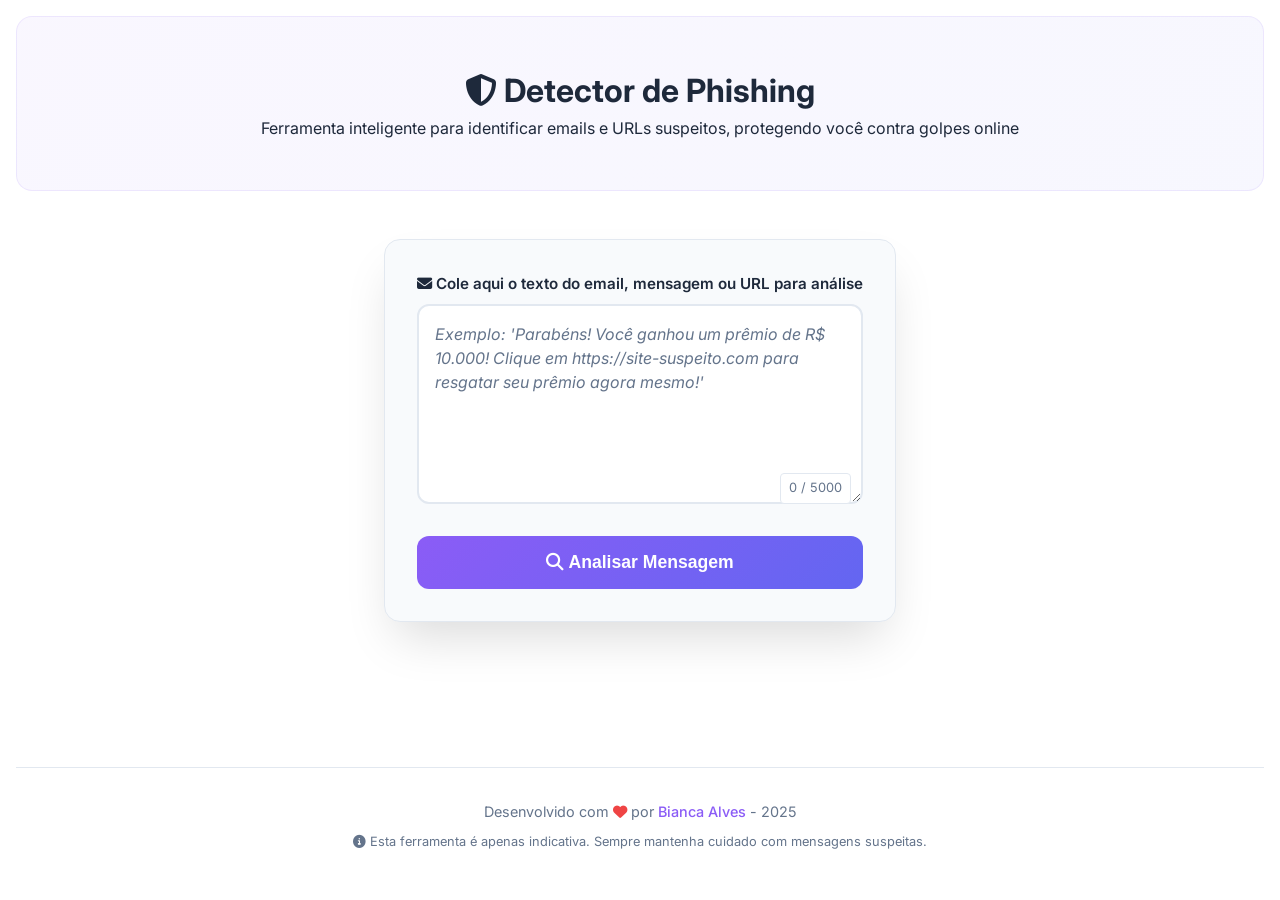
<file: index.html>
<!DOCTYPE html>
<html lang="pt-BR">
<head>
    <meta charset="UTF-8">
    <meta name="viewport" content="width=device-width, initial-scale=1.0">
    <title>Detector de Phishing - Proteção contra Golpes</title>
    <meta name="description" content="Ferramenta inteligente para detectar emails e URLs de phishing, protegendo você contra golpes online.">
    <link href="https://fonts.googleapis.com/css2?family=Inter:wght@400;500;600;700&display=swap" rel="stylesheet">
    <link href="https://cdnjs.cloudflare.com/ajax/libs/font-awesome/6.4.0/css/all.min.css" rel="stylesheet">
    <link rel="stylesheet" href="/static/style.css">
</head>
<body>
    <header class="header">
        <h1>
            <i class="fas fa-shield-alt icon" aria-hidden="true"></i>
            Detector de Phishing
        </h1>
        <p>Ferramenta inteligente para identificar emails e URLs suspeitos, protegendo você contra golpes online</p>
    </header>

    <main class="container">
        <div class="card">
            <form id="analysisForm" novalidate>
                <div class="input-group">
                    <label for="messageInput" class="input-label">
                        <i class="fas fa-envelope" aria-hidden="true"></i>
                        Cole aqui o texto do email, mensagem ou URL para análise
                    </label>
                    <div class="textarea-container">
                        <textarea 
                            id="messageInput" 
                            class="input-textarea"
                            placeholder="Exemplo: 'Parabéns! Você ganhou um prêmio de R$ 10.000! Clique em https://site-suspeito.com para resgatar seu prêmio agora mesmo!'"
                            maxlength="5000"
                            required
                            aria-describedby="char-counter"
                        ></textarea>
                        <div id="char-counter" class="char-counter">0 / 5000</div>
                    </div>
                </div>

                <button type="submit" class="analyze-btn" id="analyzeBtn">
                    <span class="btn-text">
                        <i class="fas fa-search" aria-hidden="true"></i>
                        Analisar Mensagem
                    </span>
                    <div class="spinner" id="spinner" aria-hidden="true"></div>
                </button>
            </form>
        </div>

        <div class="card results" id="results" role="region" aria-label="Resultados da análise">
            <div id="riskIndicator" class="risk-indicator" role="alert">
                <div class="risk-score">
                    <i class="fas fa-exclamation-triangle" aria-hidden="true"></i>
                    <span id="riskText">Analisando...</span>
                </div>
            </div>

            <div class="results-section">
                <h2 class="results-title">
                    <i class="fas fa-exclamation-circle" aria-hidden="true"></i>
                    Palavras Suspeitas Encontradas
                </h2>
                <div class="results-list">
                    <ul id="suspiciousWordsList" aria-label="Lista de palavras suspeitas">
                        <li class="empty-state">Nenhuma palavra suspeita encontrada</li>
                    </ul>
                </div>
            </div>

            <div class="results-section">
                <h2 class="results-title">
                    <i class="fas fa-globe" aria-hidden="true"></i>
                    Domínios Suspeitos Encontrados
                </h2>
                <div class="results-list">
                    <ul id="suspiciousDomainsList" aria-label="Lista de domínios suspeitos">
                        <li class="empty-state">Nenhum domínio suspeito encontrado</li>
                    </ul>
                </div>
            </div>

            <div class="results-section" id="recommendationsSection" style="display: none;">
                <h2 class="results-title">
                    <i class="fas fa-lightbulb" aria-hidden="true"></i>
                    Recomendações de Segurança
                </h2>
                <div class="results-list">
                    <ul id="recommendationsList" aria-label="Lista de recomendações">
                    </ul>
                </div>
            </div>
        </div>
    </main>

    <footer class="footer">
        <p>
            Desenvolvido com <i class="fas fa-heart" style="color: #ef4444;" aria-hidden="true"></i> por 
            <a href="#" target="_blank" rel="https://www.linkedin.com/in/bianca-alvess/">Bianca Alves</a> - 2025
        </p>
        <p style="margin-top: 0.5rem; font-size: 0.8rem;">
            <i class="fas fa-info-circle" aria-hidden="true"></i>
            Esta ferramenta é apenas indicativa. Sempre mantenha cuidado com mensagens suspeitas.
        </p>
    </footer>

    <script src="/static/script.js"></script>
</body>
</html>
</file>
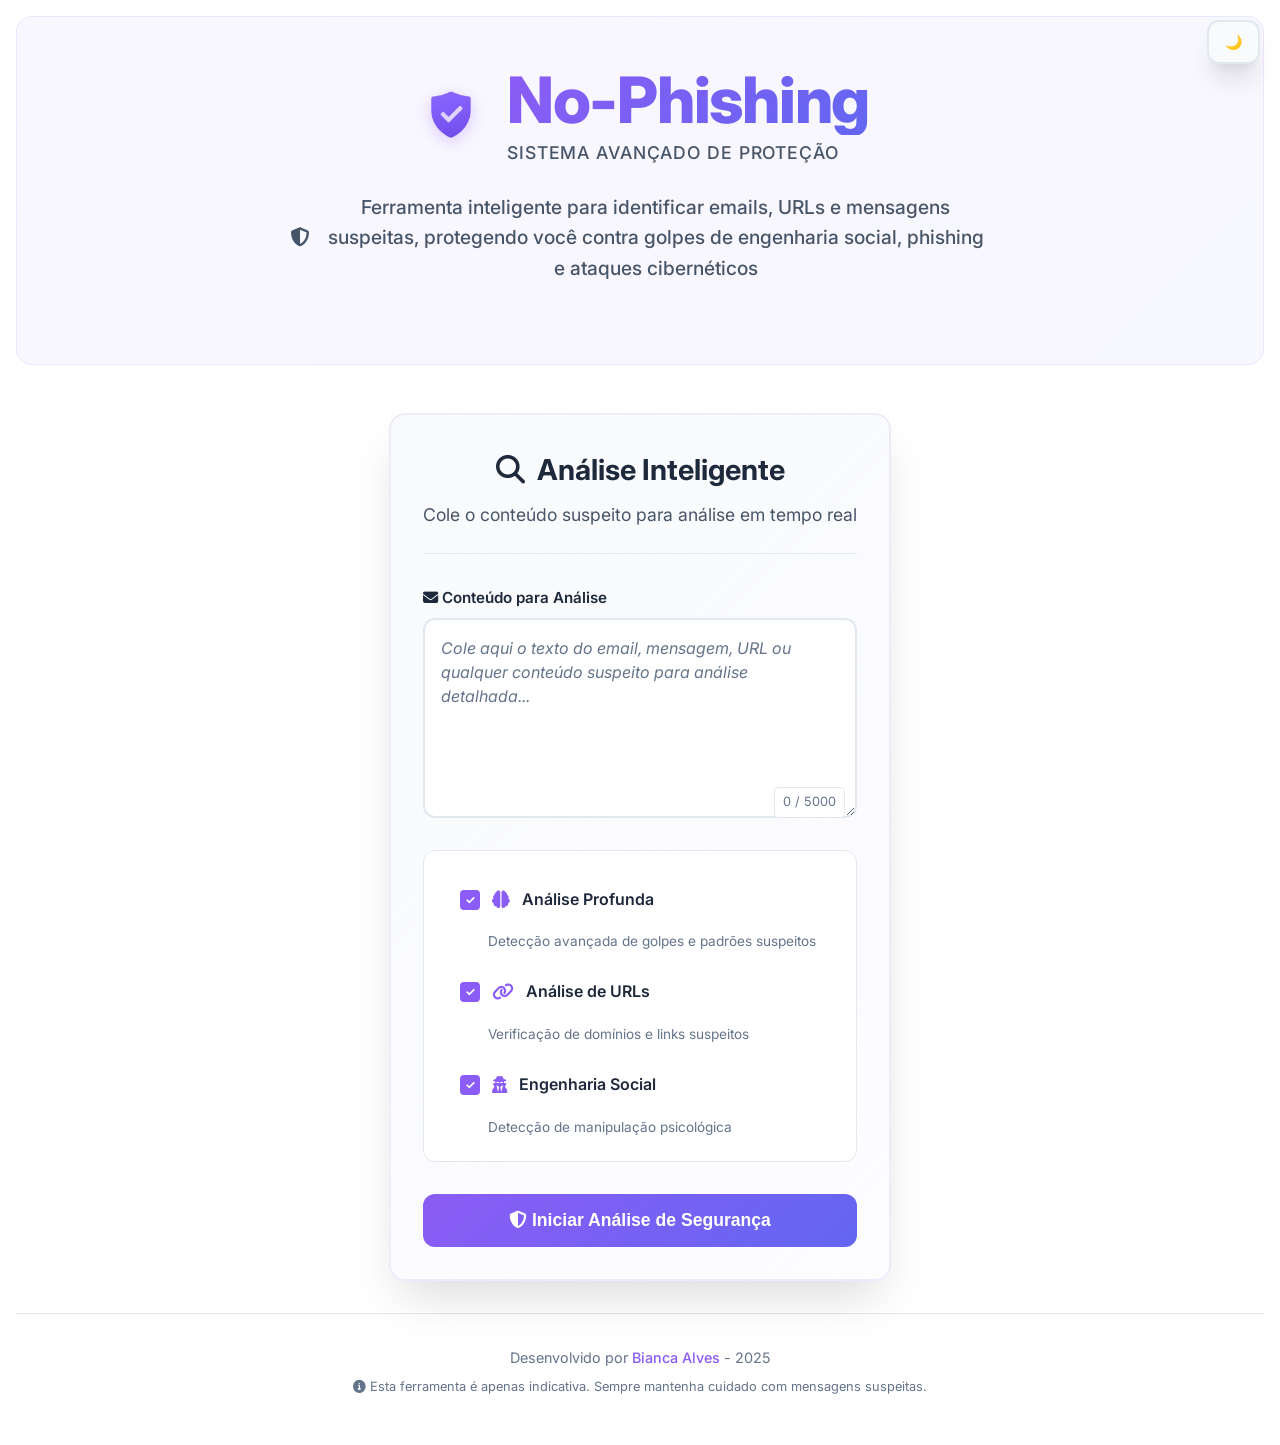
<file: templates/index.html>
<!DOCTYPE html>
<html lang="pt-BR">
<head>
    <meta charset="UTF-8">
    <meta name="viewport" content="width=device-width, initial-scale=1.0">
    <title>Detector de Phishing - Proteção contra Golpes</title>
    <link rel="icon" href="/static/img/escudo.ico" type="image/png">
    <link rel="shortcut icon" href="/static/img/escudo.ico" type="image/png">
    <meta name="description" content="Ferramenta inteligente para detectar emails e URLs de phishing, protegendo você contra golpes online.">
    <link href="https://fonts.googleapis.com/css2?family=Inter:wght@400;500;600;700&display=swap" rel="stylesheet">
    <link href="https://cdnjs.cloudflare.com/ajax/libs/font-awesome/6.4.0/css/all.min.css" rel="stylesheet">
    <link rel="stylesheet" href="/static/style.css">
</head>
<body>
    <button id="toggle-theme">🌙</button>
    <header class="header">
        <div class="header-content">
            <div class="logo-container">
                <img src="/static/img/escudo.ico" alt="Escudo" class="icon">
                <div class="title-container">
                    <h1>No-Phishing</h1>
                    <span class="subtitle">Sistema Avançado de Proteção</span>
                </div>
            </div>
            <p class="header-description">
                <i class="fas fa-shield-alt"></i>
                Ferramenta inteligente para identificar emails, URLs e mensagens suspeitas, 
                protegendo você contra golpes de engenharia social, phishing e ataques cibernéticos
            </p>
            </div>
        </div>
    </header>

    <main class="container">
        <div class="card analysis-card">
            <div class="card-header">
                <h2><i class="fas fa-search"></i> Análise Inteligente</h2>
                <p>Cole o conteúdo suspeito para análise em tempo real</p>
            </div>
            
            <form id="analysisForm" novalidate>
                <div class="input-group">
                    <label for="messageInput" class="input-label">
                        <i class="fas fa-envelope" aria-hidden="true"></i>
                        Conteúdo para Análise
                    </label>
                    <div class="textarea-container">
                        <textarea 
                            id="messageInput" 
                            class="input-textarea"
                            placeholder="Cole aqui o texto do email, mensagem, URL ou qualquer conteúdo suspeito para análise detalhada..."
                            maxlength="5000"
                            required
                            aria-describedby="char-counter"
                        ></textarea>
                        <div id="char-counter" class="char-counter">0 / 5000</div>
                    </div>
                </div>

                <div class="analysis-options">
                    <div class="option-group">
                        <label class="option-label">
                            <input type="checkbox" id="deepAnalysis" checked>
                            <span class="checkmark"></span>
                            <i class="fas fa-brain"></i>
                            Análise Profunda
                        </label>
                        <span class="option-description">Detecção avançada de golpes e padrões suspeitos</span>
                    </div>
                    
                    <div class="option-group">
                        <label class="option-label">
                            <input type="checkbox" id="urlAnalysis" checked>
                            <span class="checkmark"></span>
                            <i class="fas fa-link"></i>
                            Análise de URLs
                        </label>
                        <span class="option-description">Verificação de domínios e links suspeitos</span>
                    </div>
                    
                    <div class="option-group">
                        <label class="option-label">
                            <input type="checkbox" id="socialEngineering" checked>
                            <span class="checkmark"></span>
                            <i class="fas fa-user-secret"></i>
                            Engenharia Social
                        </label>
                        <span class="option-description">Detecção de manipulação psicológica</span>
                    </div>
                </div>

                <button type="submit" class="analyze-btn" id="analyzeBtn">
                    <span class="btn-text">
                        <i class="fas fa-shield-alt" aria-hidden="true"></i>
                        Iniciar Análise de Segurança
                    </span>
                    <div class="spinner" id="spinner" aria-hidden="true"></div>
                </button>
            </form>
        </div>

        <div class="card results" id="results" role="region" aria-label="Resultados da análise">
            <div class="results-header">
                <h2><i class="fas fa-chart-line"></i> Resultados da Análise</h2>
                <div class="analysis-timestamp" id="analysisTimestamp"></div>
            </div>

            <div id="riskIndicator" class="risk-indicator" role="alert">
                <div class="risk-score">
                    <i class="fas fa-exclamation-triangle" aria-hidden="true"></i>
                    <span id="riskText">Analisando...</span>
                </div>
                <div class="risk-details">
                    <div class="risk-meter">
                        <div class="meter-fill" id="meterFill"></div>
                    </div>
                    <div class="risk-category" id="riskCategory"></div>
                </div>
            </div>

            <div class="results-grid">
                <div class="results-section">
                    <h3 class="results-title">
                        <i class="fas fa-exclamation-circle" aria-hidden="true"></i>
                        Palavras Suspeitas
                        <span class="section-badge" id="wordsBadge">0</span>
                    </h3>
                    <div class="results-list">
                        <ul id="suspiciousWordsList" aria-label="Lista de palavras suspeitas">
                            <li class="empty-state">Nenhuma palavra suspeita encontrada</li>
                        </ul>
                    </div>
                </div>

                <div class="results-section">
                    <h3 class="results-title">
                        <i class="fas fa-globe" aria-hidden="true"></i>
                        Domínios Suspeitos
                        <span class="section-badge" id="domainsBadge">0</span>
                    </h3>
                    <div class="results-list">
                        <ul id="suspiciousDomainsList" aria-label="Lista de domínios suspeitos">
                            <li class="empty-state">Nenhum domínio suspeito encontrado</li>
                        </ul>
                    </div>
                </div>

                <div class="results-section" id="recommendationsSection" style="display: none;">
                    <h3 class="results-title">
                        <i class="fas fa-lightbulb" aria-hidden="true"></i>
                        Recomendações de Segurança
                        <span class="section-badge" id="recommendationsBadge">0</span>
                    </h3>
                    <div class="results-list">
                        <ul id="recommendationsList" aria-label="Lista de recomendações">
                        </ul>
                    </div>
                </div>

                <div class="results-section" id="threatDetailsSection" style="display: none;">
                    <h3 class="results-title">
                        <i class="fas fa-bug" aria-hidden="true"></i>
                        Detalhes da Ameaça
                        <span class="section-badge" id="threatsBadge">0</span>
                    </h3>
                    <div class="results-list">
                        <ul id="threatDetailsList" aria-label="Lista de detalhes da ameaça">
                        </ul>
                    </div>
                </div>
            </div>
        </div>
    </main>

    <footer class="footer">
        <p>
            Desenvolvido por 
        <a href="https://www.linkedin.com/in/bianca-alvess/" target="_blank" rel="noopener noreferrer">Bianca Alves</a> - 2025
        </p>
        <p style="margin-top: 0.5rem; font-size: 0.8rem;">
            <i class="fas fa-info-circle" aria-hidden="true"></i>
            Esta ferramenta é apenas indicativa. Sempre mantenha cuidado com mensagens suspeitas.
        </p>
    </footer>

    <script src="/static/script.js"></script>
</body>
</html>
</file>
<file: static/style.css>
:root {
  /* Tema Claro (padrão) */
  --primary-color: #8b5cf6;
  --primary-dark: #7c3aed;
  --primary-light: #a78bfa;
  --secondary-color: #6366f1;
  --background-main: #ffffff;
  --background-card: #f8fafc;
  --background-input: #ffffff;
  --text-primary: #1e293b;
  --text-secondary: #475569;
  --text-muted: #64748b;
  --border-color: #e2e8f0;
  --success-color: #10b981;
  --success-bg: #ecfdf5;
  --warning-color: #f59e0b;
  --warning-bg: #fffbeb;
  --danger-color: #ef4444;
  --danger-bg: #fef2f2;
  --shadow-lg: 0 20px 25px -5px rgba(0, 0, 0, 0.1), 0 10px 10px -5px rgba(0, 0, 0, 0.05);
  --shadow-xl: 0 25px 50px -12px rgba(0, 0, 0, 0.15);
  --gradient-primary: linear-gradient(135deg, var(--primary-color) 0%, var(--secondary-color) 100%);
  --gradient-danger: linear-gradient(135deg, #ef4444 0%, #dc2626 100%);
  --gradient-success: linear-gradient(135deg, #10b981 0%, #059669 100%);
}

/* Tema Escuro */
body.dark {
  --background-main: #0f0f23;
  --background-card: #1a1a2e;
  --background-input: #16213e;
  --text-primary: #f8fafc;
  --text-secondary: #cbd5e1;
  --text-muted: #94a3b8;
  --border-color: #334155;
  --success-bg: #064e3b;
  --warning-bg: #451a03;
  --danger-bg: #450a0a;
  --shadow-lg: 0 20px 25px -5px rgba(0, 0, 0, 0.3), 0 10px 10px -5px rgba(0, 0, 0, 0.2);
  --shadow-xl: 0 25px 50px -12px rgba(0, 0, 0, 0.5);
}

* {
  margin: 0;
  padding: 0;
  box-sizing: border-box;
}

body {
  font-family: "Inter", -apple-system, BlinkMacSystemFont, "Segoe UI", sans-serif;
  background: var(--background-main);
  color: var(--text-primary);
  line-height: 1.6;
  min-height: 100vh;
  display: flex;
  flex-direction: column;
  padding: 1rem;
  transition: background-color 0.3s ease, color 0.3s ease;
}

/* Botão de alternância de tema */
#toggle-theme {
  position: fixed;
  top: 20px;
  right: 20px;
  padding: 12px 16px;
  border: 2px solid var(--border-color);
  border-radius: 12px;
  background-color: var(--background-card);
  color: var(--text-primary);
  cursor: pointer;
  font-weight: 600;
  font-size: 14px;
  transition: all 0.3s ease;
  box-shadow: var(--shadow-lg);
  z-index: 1000;
  display: flex;
  align-items: center;
  gap: 8px;
}

#toggle-theme:hover {
  background-color: var(--background-input);
  transform: translateY(-2px);
  box-shadow: var(--shadow-xl);
}

#toggle-theme:active {
  transform: translateY(0);
}

.header {
  text-align: center;
  margin-bottom: 3rem;
  padding: 3rem 0;
  background: linear-gradient(135deg, rgba(139, 92, 246, 0.05) 0%, rgba(99, 102, 241, 0.05) 100%);
  border-radius: 1rem;
  border: 1px solid rgba(139, 92, 246, 0.1);
}

.header-content {
  max-width: 900px;
  margin: 0 auto;
  padding: 0 2rem;
}

.logo-container {
  display: flex;
  align-items: center;
  justify-content: center;
  gap: 1rem;
  margin-bottom: 1.5rem;
}

.logo-container .icon {
  width: 80px;
  height: 80px;
  filter: drop-shadow(0 4px 8px rgba(139, 92, 246, 0.3));
}

.title-container {
  text-align: left;
}

.title-container h1 {
  font-size: clamp(2.5rem, 6vw, 4rem);
  font-weight: 800;
  background: var(--gradient-primary);
  -webkit-background-clip: text;
  -webkit-text-fill-color: transparent;
  background-clip: text;
  margin: 0;
  line-height: 1.1;
  letter-spacing: -0.02em;
}

.subtitle {
  display: block;
  font-size: 1.1rem;
  color: var(--text-secondary);
  font-weight: 500;
  margin-top: 0.25rem;
  letter-spacing: 0.05em;
  text-transform: uppercase;
}

.header-description {
  color: var(--text-secondary);
  font-size: 1.2rem;
  max-width: 700px;
  margin: 0 auto 2rem;
  font-weight: 500;
  line-height: 1.6;
  display: flex;
  align-items: center;
  justify-content: center;
  gap: 0.75rem;
}

.stats-container {
  display: flex;
  justify-content: center;
  gap: 3rem;
  flex-wrap: wrap;
}

.stat-item {
  display: flex;
  flex-direction: column;
  align-items: center;
  gap: 0.5rem;
  padding: 1rem;
  background: var(--background-card);
  border-radius: 0.75rem;
  border: 1px solid var(--border-color);
  min-width: 120px;
  transition: all 0.3s ease;
}

.stat-item:hover {
  transform: translateY(-2px);
  box-shadow: var(--shadow-lg);
}

.stat-item i {
  font-size: 1.5rem;
  color: var(--primary-color);
}

.stat-number {
  font-size: 1.5rem;
  font-weight: 700;
  color: var(--text-primary);
}

.stat-label {
  font-size: 0.85rem;
  color: var(--text-muted);
  text-align: center;
  font-weight: 500;
}

.container {
  max-width: 800px;
  margin: 0 auto;
  flex: 1;
  display: flex;
  flex-direction: column;
}

.card {
  background: var(--background-card);
  border-radius: 1rem;
  padding: 2rem;
  box-shadow: var(--shadow-xl);
  border: 1px solid var(--border-color);
  backdrop-filter: blur(10px);
  margin-bottom: 2rem;
  transition: background-color 0.3s ease, border-color 0.3s ease;
}

.analysis-card {
  border: 2px solid rgba(139, 92, 246, 0.1);
  background: linear-gradient(135deg, var(--background-card) 0%, rgba(139, 92, 246, 0.02) 100%);
}

.card-header {
  text-align: center;
  margin-bottom: 2rem;
  padding-bottom: 1.5rem;
  border-bottom: 1px solid var(--border-color);
}

.card-header h2 {
  font-size: 1.8rem;
  font-weight: 700;
  color: var(--text-primary);
  margin-bottom: 0.5rem;
  display: flex;
  align-items: center;
  justify-content: center;
  gap: 0.75rem;
}

.card-header p {
  color: var(--text-secondary);
  font-size: 1.1rem;
  margin: 0;
}

.input-group {
  margin-bottom: 1.5rem;
}

.input-label {
  display: block;
  font-weight: 600;
  color: var(--text-primary);
  margin-bottom: 0.5rem;
  font-size: 0.95rem;
}

.textarea-container {
  position: relative;
}

.input-textarea {
  width: 100%;
  min-height: 200px;
  padding: 1rem;
  background: var(--background-input);
  border: 2px solid var(--border-color);
  border-radius: 0.75rem;
  color: var(--text-primary);
  font-size: 1rem;
  font-family: inherit;
  resize: vertical;
  transition: all 0.3s ease;
  line-height: 1.5;
}

.input-textarea::placeholder {
  color: var(--text-muted);
  font-style: italic;
}

.input-textarea:focus {
  outline: none;
  border-color: var(--primary-color);
  box-shadow: 0 0 0 3px rgba(139, 92, 246, 0.1);
  background: var(--background-card);
}

.char-counter {
  position: absolute;
  bottom: 0.5rem;
  right: 0.75rem;
  font-size: 0.8rem;
  color: var(--text-muted);
  background: var(--background-main);
  padding: 0.25rem 0.5rem;
  border-radius: 0.25rem;
  border: 1px solid var(--border-color);
}

.analysis-options {
  display: grid;
  grid-template-columns: repeat(auto-fit, minmax(250px, 1fr));
  gap: 1rem;
  margin-bottom: 2rem;
  padding: 1.5rem;
  background: var(--background-input);
  border-radius: 0.75rem;
  border: 1px solid var(--border-color);
}

.option-group {
  display: flex;
  flex-direction: column;
  gap: 0.5rem;
}

.option-label {
  display: flex;
  align-items: center;
  gap: 0.75rem;
  cursor: pointer;
  font-weight: 600;
  color: var(--text-primary);
  padding: 0.75rem;
  border-radius: 0.5rem;
  transition: all 0.3s ease;
  position: relative;
}

.option-label:hover {
  background: rgba(139, 92, 246, 0.05);
}

.option-label input[type="checkbox"] {
  display: none;
}

.checkmark {
  width: 20px;
  height: 20px;
  border: 2px solid var(--border-color);
  border-radius: 4px;
  position: relative;
  transition: all 0.3s ease;
  background: var(--background-card);
}

.option-label input[type="checkbox"]:checked + .checkmark {
  background: var(--primary-color);
  border-color: var(--primary-color);
}

.option-label input[type="checkbox"]:checked + .checkmark::after {
  content: '✓';
  position: absolute;
  top: 50%;
  left: 50%;
  transform: translate(-50%, -50%);
  color: white;
  font-size: 12px;
  font-weight: bold;
}

.option-label i {
  color: var(--primary-color);
  font-size: 1.1rem;
}

.option-description {
  font-size: 0.85rem;
  color: var(--text-muted);
  margin-left: 2.5rem;
  line-height: 1.4;
}

.analyze-btn {
  width: 100%;
  padding: 1rem 2rem;
  background: var(--gradient-primary);
  color: white;
  border: none;
  border-radius: 0.75rem;
  font-size: 1.1rem;
  font-weight: 600;
  cursor: pointer;
  transition: all 0.3s ease;
  position: relative;
  overflow: hidden;
  display: flex;
  align-items: center;
  justify-content: center;
  gap: 0.5rem;
}

.analyze-btn:hover:not(:disabled) {
  transform: translateY(-2px);
  box-shadow: var(--shadow-lg);
}

.analyze-btn:active {
  transform: translateY(0);
}

.analyze-btn:disabled {
  opacity: 0.7;
  cursor: not-allowed;
}

.spinner {
  width: 20px;
  height: 20px;
  border: 2px solid rgba(255, 255, 255, 0.3);
  border-top: 2px solid white;
  border-radius: 50%;
  animation: spin 1s linear infinite;
  display: none;
}

.spinner.active {
  display: block;
}

@keyframes spin {
  0% {
    transform: rotate(0deg);
  }
  100% {
    transform: rotate(360deg);
  }
}

.results {
  display: none;
  animation: fadeInUp 0.5s ease;
}

.results.show {
  display: block;
}

.results-header {
  display: flex;
  justify-content: space-between;
  align-items: center;
  margin-bottom: 2rem;
  padding-bottom: 1rem;
  border-bottom: 1px solid var(--border-color);
}

.results-header h2 {
  font-size: 1.8rem;
  font-weight: 700;
  color: var(--text-primary);
  margin: 0;
  display: flex;
  align-items: center;
  gap: 0.75rem;
}

.analysis-timestamp {
  font-size: 0.9rem;
  color: var(--text-muted);
  font-weight: 500;
}

.results-grid {
  display: grid;
  grid-template-columns: repeat(auto-fit, minmax(300px, 1fr));
  gap: 2rem;
}

@keyframes fadeInUp {
  from {
    opacity: 0;
    transform: translateY(20px);
  }
  to {
    opacity: 1;
    transform: translateY(0);
  }
}

.risk-indicator {
  padding: 2rem;
  border-radius: 1rem;
  margin-bottom: 2rem;
  text-align: center;
  font-weight: 600;
  font-size: 1.2rem;
  display: flex;
  flex-direction: column;
  align-items: center;
  gap: 1.5rem;
  border: 2px solid;
  transition: all 0.3s ease;
  position: relative;
  overflow: hidden;
}

.risk-indicator::before {
  content: '';
  position: absolute;
  top: 0;
  left: 0;
  right: 0;
  bottom: 0;
  background: linear-gradient(45deg, transparent 30%, rgba(255, 255, 255, 0.1) 50%, transparent 70%);
  transform: translateX(-100%);
  transition: transform 0.6s ease;
}

.risk-indicator:hover::before {
  transform: translateX(100%);
}

.risk-score {
  display: flex;
  align-items: center;
  gap: 1rem;
  font-size: 1.5rem;
  font-weight: 700;
  z-index: 1;
}

.risk-details {
  display: flex;
  flex-direction: column;
  align-items: center;
  gap: 1rem;
  width: 100%;
  max-width: 400px;
  z-index: 1;
}

.risk-meter {
  width: 100%;
  height: 8px;
  background: rgba(0, 0, 0, 0.1);
  border-radius: 4px;
  overflow: hidden;
  position: relative;
}

.meter-fill {
  height: 100%;
  background: linear-gradient(90deg, var(--success-color) 0%, var(--warning-color) 50%, var(--danger-color) 100%);
  border-radius: 4px;
  transition: width 1s ease;
  width: 0%;
}

.risk-category {
  font-size: 0.9rem;
  font-weight: 600;
  text-transform: uppercase;
  letter-spacing: 0.05em;
}

.risk-indicator.safe {
  background: var(--success-bg);
  border-color: var(--success-color);
  color: var(--success-color);
}

.risk-indicator.warning {
  background: var(--warning-bg);
  border-color: var(--warning-color);
  color: var(--warning-color);
}

.risk-indicator.danger {
  background: var(--danger-bg);
  border-color: var(--danger-color);
  color: var(--danger-color);
}

.risk-score {
  display: inline-flex;
  align-items: center;
  gap: 0.5rem;
  font-size: 1.5rem;
  font-weight: 700;
}

.results-section {
  margin-bottom: 2rem;
}

.results-title {
  font-size: 1.3rem;
  font-weight: 600;
  color: var(--text-primary);
  margin-bottom: 1rem;
  display: flex;
  align-items: center;
  gap: 0.5rem;
  position: relative;
}

.section-badge {
  background: var(--primary-color);
  color: white;
  font-size: 0.75rem;
  font-weight: 700;
  padding: 0.25rem 0.5rem;
  border-radius: 12px;
  margin-left: auto;
  min-width: 24px;
  text-align: center;
  display: inline-flex;
  align-items: center;
  justify-content: center;
}

.results-list {
  background: var(--background-input);
  border-radius: 0.5rem;
  padding: 1rem;
  border: 1px solid var(--border-color);
  transition: all 0.3s ease;
}

.results-list ul {
  list-style: none;
  padding: 0;
}

.results-list li {
  padding: 0.75rem;
  margin-bottom: 0.5rem;
  background: var(--background-card);
  border-radius: 0.5rem;
  border-left: 4px solid var(--primary-color);
  display: flex;
  align-items: center;
  gap: 0.75rem;
  font-weight: 500;
  transition: all 0.3s ease;
}

.results-list li:last-child {
  margin-bottom: 0;
}

.results-list .icon {
  color: var(--primary-color);
  font-size: 1.1rem;
}

.empty-state {
  text-align: center;
  padding: 2rem;
  color: var(--text-muted);
  font-style: italic;
}

.footer {
  text-align: center;
  padding: 2rem 0;
  margin-top: auto;
  border-top: 1px solid var(--border-color);
  color: var(--text-muted);
  font-size: 0.9rem;
  transition: border-color 0.3s ease;
}

.footer a {
  color: var(--primary-color);
  text-decoration: none;
  font-weight: 500;
}

.footer a:hover {
  text-decoration: underline;
}

/* Responsividade */
@media (max-width: 768px) {
  body {
    padding: 0.5rem;
  }

  #toggle-theme {
    top: 10px;
    right: 10px;
    padding: 10px 12px;
    font-size: 12px;
  }

  .card {
    padding: 1.5rem;
    border-radius: 0.75rem;
  }

  .header {
    padding: 2rem 1rem;
    margin-bottom: 1.5rem;
  }

  .header-content {
    padding: 0 1rem;
  }

  .logo-container {
    flex-direction: column;
    text-align: center;
  }

  .title-container {
    text-align: center;
  }

  .stats-container {
    gap: 1rem;
  }

  .stat-item {
    min-width: 100px;
    padding: 0.75rem;
  }

  .analysis-options {
    grid-template-columns: 1fr;
    gap: 0.75rem;
    padding: 1rem;
  }

  .results-grid {
    grid-template-columns: 1fr;
    gap: 1.5rem;
  }

  .results-header {
    flex-direction: column;
    gap: 1rem;
    text-align: center;
  }

  .input-textarea {
    min-height: 150px;
    padding: 0.75rem;
  }

  .analyze-btn {
    padding: 0.875rem 1.5rem;
    font-size: 1rem;
  }

  .risk-indicator {
    padding: 1.5rem;
    font-size: 1.1rem;
  }

  .risk-score {
    font-size: 1.3rem;
  }
}

@media (max-width: 480px) {
  .header h1 {
    flex-direction: column;
    gap: 0.5rem;
  }

  .results-list li {
    flex-direction: column;
    align-items: flex-start;
    gap: 0.5rem;
  }

  #toggle-theme {
    padding: 8px 10px;
    font-size: 11px;
  }
}

/* Melhorias de acessibilidade */
@media (prefers-reduced-motion: reduce) {
  * {
    animation-duration: 0.01ms !important;
    animation-iteration-count: 1 !important;
    transition-duration: 0.01ms !important;
  }
}

/* Estados de foco melhorados */
.analyze-btn:focus-visible,
.input-textarea:focus-visible,
#toggle-theme:focus-visible {
  outline: 2px solid var(--primary-color);
  outline-offset: 2px;
}

/* Suavização para mudanças de tema */
* {
  transition: background-color 0.3s ease, color 0.3s ease, border-color 0.3s ease;
}

/* Notificações */
.notification {
  position: fixed;
  top: 20px;
  right: 20px;
  background: var(--background-card);
  color: var(--text-primary);
  padding: 0.75rem 1.25rem;
  border-radius: 0.5rem;
  border: 1px solid var(--border-color);
  box-shadow: var(--shadow-lg);
  z-index: 1000;
  display: flex;
  align-items: center;
  gap: 0.5rem;
  opacity: 1;
  transition: opacity 0.3s ease;
}

.notification.warning {
  border-color: var(--warning-color);
}

.notification.error {
  border-color: var(--danger-color);
}

.char-warning {
  color: var(--warning-color);
}

.char-muted {
  color: var(--text-muted);
}

.btn-loading {
  opacity: 0.7;
}

.spinner.active {
  display: block;
}

.results.show {
  display: block;
}
</file>
